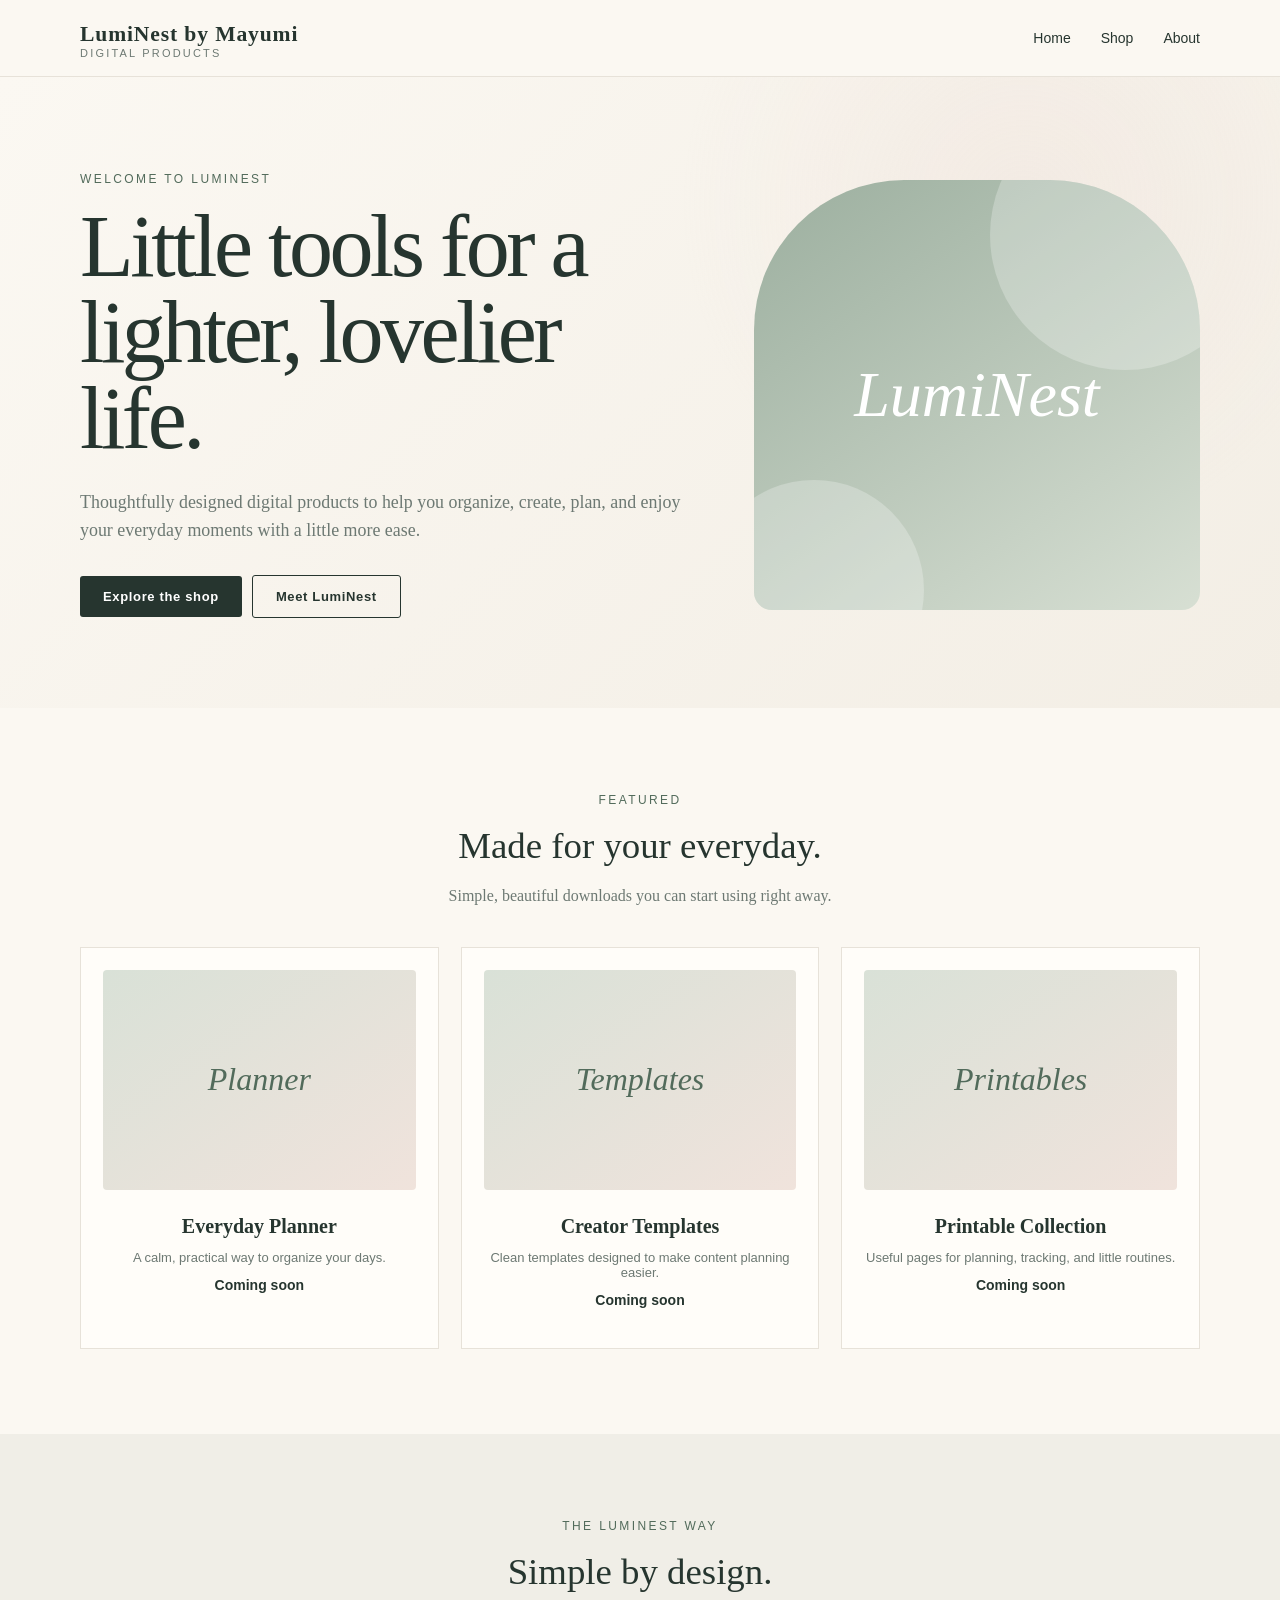
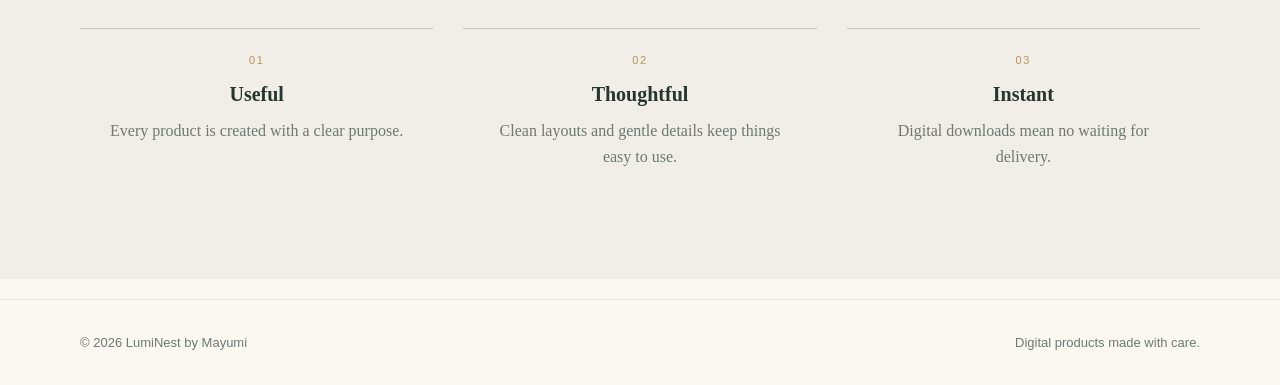
<file: index.html>
<!doctype html>
<html lang="en"><head><meta charset="utf-8"><meta name="viewport" content="width=device-width,initial-scale=1">
<title>Home | LumiNest by Mayumi</title><meta name="description" content="LumiNest by Mayumi — thoughtfully designed digital products for everyday life.">
<link rel="stylesheet" href="style.css"></head><body>
<header class="nav"><div class="container nav-inner">
<a class="logo" href="index.html">LumiNest by Mayumi<span>Digital products</span></a>
<nav class="links"><a href="index.html">Home</a><a href="shop.html">Shop</a><a href="about.html">About</a></nav>
</div></header>

<main>
<section class="hero"><div class="container hero-grid">
<div><div class="eyebrow">Welcome to LumiNest</div><h1>Little tools for a lighter, lovelier life.</h1>
<p class="lead">Thoughtfully designed digital products to help you organize, create, plan, and enjoy your everyday moments with a little more ease.</p>
<a class="btn" href="shop.html">Explore the shop</a><a class="btn alt" href="about.html">Meet LumiNest</a></div>
<div class="hero-card"><div class="hero-word">LumiNest</div></div>
</div></section>
<section class="section"><div class="container center"><div class="eyebrow">Featured</div><h2>Made for your everyday.</h2><p class="muted">Simple, beautiful downloads you can start using right away.</p>
<div class="cards">
<article class="card"><div class="product-art">Planner</div><h3>Everyday Planner</h3><p class="small">A calm, practical way to organize your days.</p><div class="price">Coming soon</div></article>
<article class="card"><div class="product-art">Templates</div><h3>Creator Templates</h3><p class="small">Clean templates designed to make content planning easier.</p><div class="price">Coming soon</div></article>
<article class="card"><div class="product-art">Printables</div><h3>Printable Collection</h3><p class="small">Useful pages for planning, tracking, and little routines.</p><div class="price">Coming soon</div></article>
</div></div></section>
<section class="section features"><div class="container center"><div class="eyebrow">The LumiNest way</div><h2>Simple by design.</h2>
<div class="feature-grid"><div class="feature"><div class="feature-num">01</div><h3>Useful</h3><p class="muted">Every product is created with a clear purpose.</p></div>
<div class="feature"><div class="feature-num">02</div><h3>Thoughtful</h3><p class="muted">Clean layouts and gentle details keep things easy to use.</p></div>
<div class="feature"><div class="feature-num">03</div><h3>Instant</h3><p class="muted">Digital downloads mean no waiting for delivery.</p></div></div></div></section>
</main>

<footer class="footer"><div class="container footer-inner"><div>© 2026 LumiNest by Mayumi</div><div>Digital products made with care.</div></div></footer>
</body></html>
</file>
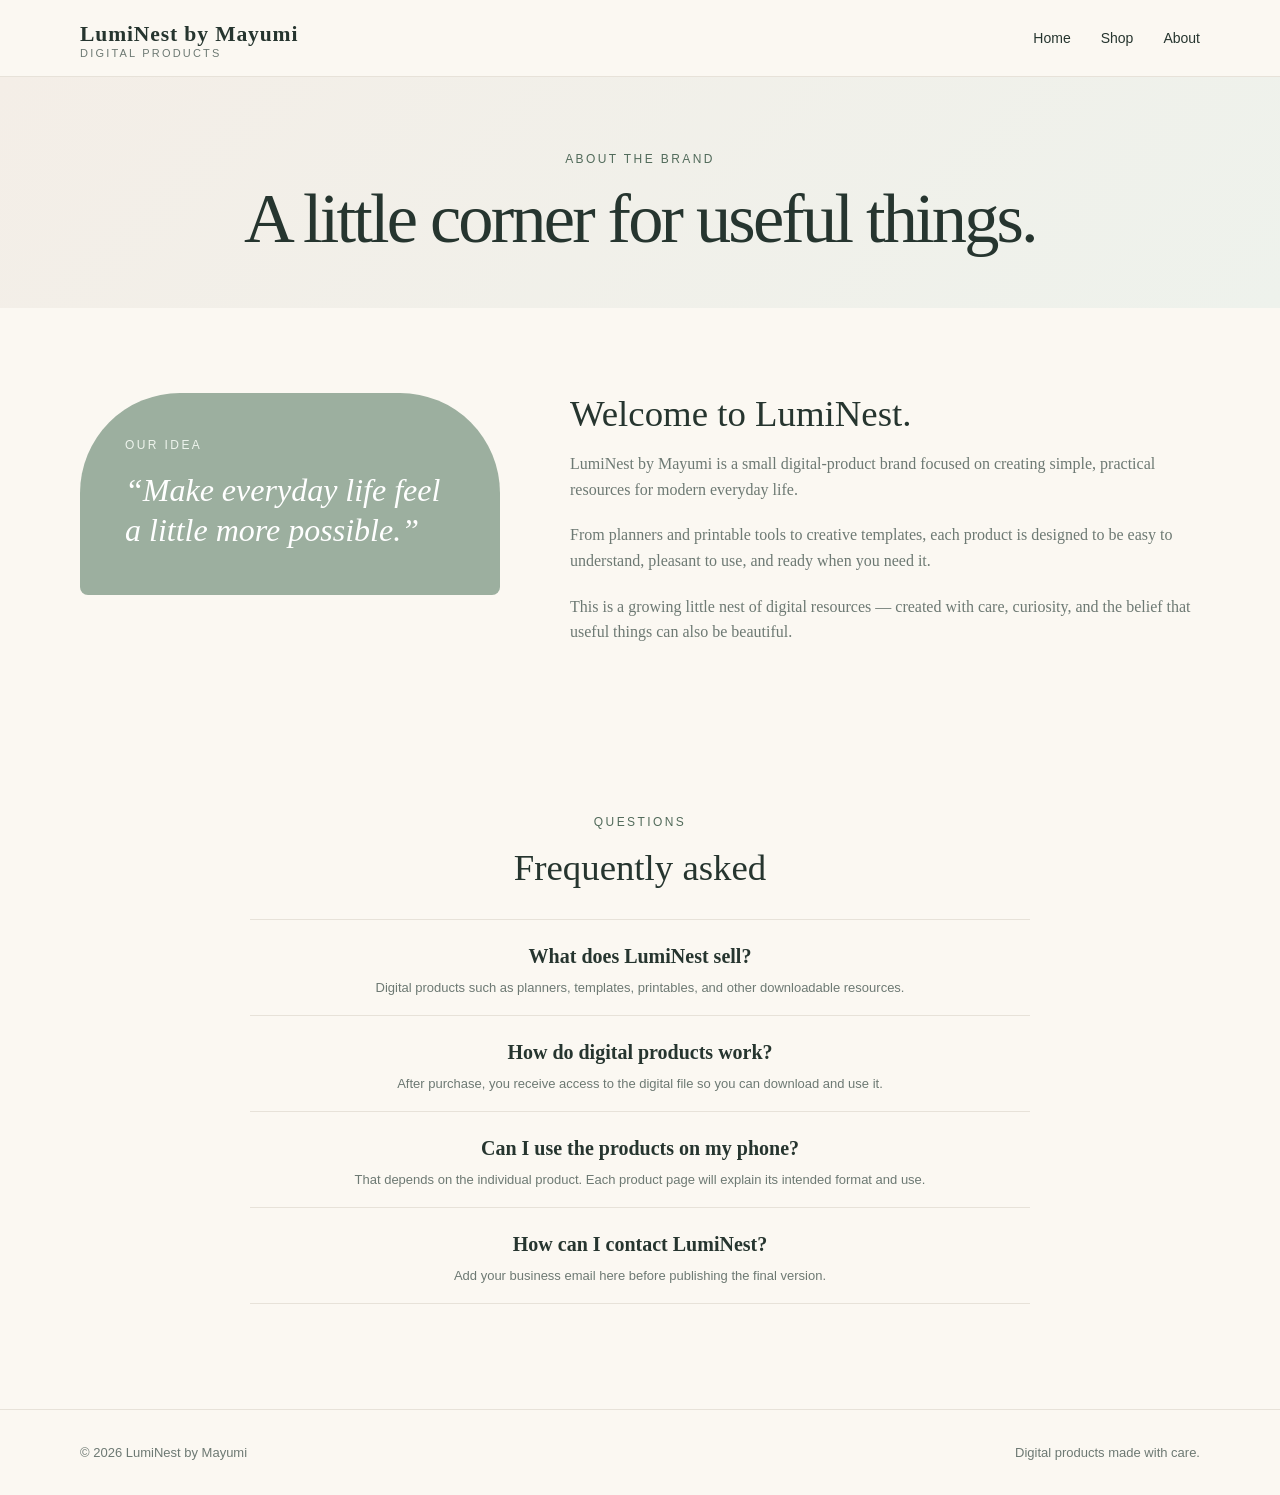
<file: about.html>
<!doctype html>
<html lang="en"><head><meta charset="utf-8"><meta name="viewport" content="width=device-width,initial-scale=1">
<title>About | LumiNest by Mayumi</title><meta name="description" content="LumiNest by Mayumi — thoughtfully designed digital products for everyday life.">
<link rel="stylesheet" href="style.css"></head><body>
<header class="nav"><div class="container nav-inner">
<a class="logo" href="index.html">LumiNest by Mayumi<span>Digital products</span></a>
<nav class="links"><a href="index.html">Home</a><a href="shop.html">Shop</a><a href="about.html">About</a></nav>
</div></header>

<main>
<section class="page-head"><div class="container"><div class="eyebrow">About the brand</div><h1>A little corner for useful things.</h1></div></section>
<section class="section"><div class="container about-grid">
<div class="about-box"><div class="eyebrow" style="color:#eef4ed">Our idea</div><div class="quote">“Make everyday life feel a little more possible.”</div></div>
<div><h2>Welcome to LumiNest.</h2><p class="muted" style="margin-bottom:20px">LumiNest by Mayumi is a small digital-product brand focused on creating simple, practical resources for modern everyday life.</p>
<p class="muted" style="margin-bottom:20px">From planners and printable tools to creative templates, each product is designed to be easy to understand, pleasant to use, and ready when you need it.</p>
<p class="muted">This is a growing little nest of digital resources — created with care, curiosity, and the belief that useful things can also be beautiful.</p></div>
</div></section>
<section class="section"><div class="container center"><div class="eyebrow">Questions</div><h2>Frequently asked</h2>
<div class="faq"><div class="faq-item"><h3>What does LumiNest sell?</h3><p class="small">Digital products such as planners, templates, printables, and other downloadable resources.</p></div>
<div class="faq-item"><h3>How do digital products work?</h3><p class="small">After purchase, you receive access to the digital file so you can download and use it.</p></div>
<div class="faq-item"><h3>Can I use the products on my phone?</h3><p class="small">That depends on the individual product. Each product page will explain its intended format and use.</p></div>
<div class="faq-item"><h3>How can I contact LumiNest?</h3><p class="small">Add your business email here before publishing the final version.</p></div></div>
</div></section>
</main>

<footer class="footer"><div class="container footer-inner"><div>© 2026 LumiNest by Mayumi</div><div>Digital products made with care.</div></div></footer>
</body></html>
</file>
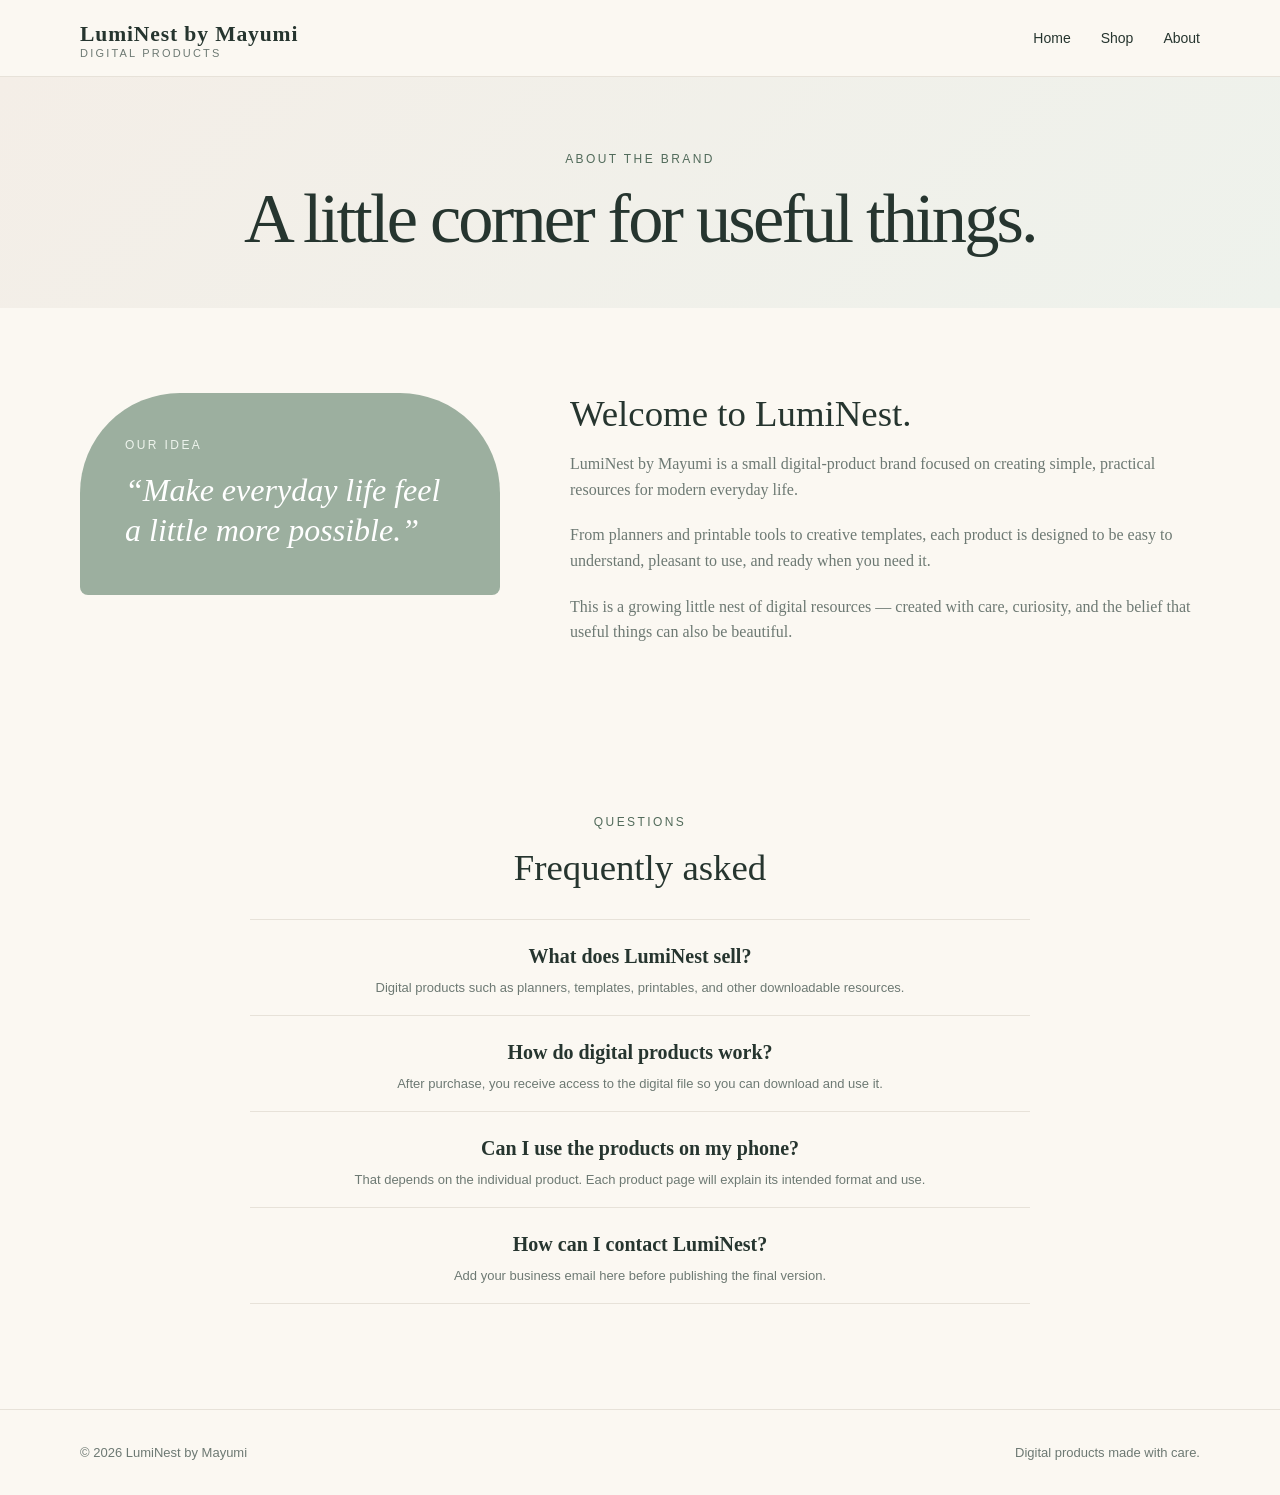
<file: about[1].html>
<!doctype html>
<html lang="en"><head><meta charset="utf-8"><meta name="viewport" content="width=device-width,initial-scale=1">
<title>About | LumiNest by Mayumi</title><meta name="description" content="LumiNest by Mayumi — thoughtfully designed digital products for everyday life.">
<link rel="stylesheet" href="style.css"></head><body>
<header class="nav"><div class="container nav-inner">
<a class="logo" href="index.html">LumiNest by Mayumi<span>Digital products</span></a>
<nav class="links"><a href="index.html">Home</a><a href="shop.html">Shop</a><a href="about.html">About</a></nav>
</div></header>

<main>
<section class="page-head"><div class="container"><div class="eyebrow">About the brand</div><h1>A little corner for useful things.</h1></div></section>
<section class="section"><div class="container about-grid">
<div class="about-box"><div class="eyebrow" style="color:#eef4ed">Our idea</div><div class="quote">“Make everyday life feel a little more possible.”</div></div>
<div><h2>Welcome to LumiNest.</h2><p class="muted" style="margin-bottom:20px">LumiNest by Mayumi is a small digital-product brand focused on creating simple, practical resources for modern everyday life.</p>
<p class="muted" style="margin-bottom:20px">From planners and printable tools to creative templates, each product is designed to be easy to understand, pleasant to use, and ready when you need it.</p>
<p class="muted">This is a growing little nest of digital resources — created with care, curiosity, and the belief that useful things can also be beautiful.</p></div>
</div></section>
<section class="section"><div class="container center"><div class="eyebrow">Questions</div><h2>Frequently asked</h2>
<div class="faq"><div class="faq-item"><h3>What does LumiNest sell?</h3><p class="small">Digital products such as planners, templates, printables, and other downloadable resources.</p></div>
<div class="faq-item"><h3>How do digital products work?</h3><p class="small">After purchase, you receive access to the digital file so you can download and use it.</p></div>
<div class="faq-item"><h3>Can I use the products on my phone?</h3><p class="small">That depends on the individual product. Each product page will explain its intended format and use.</p></div>
<div class="faq-item"><h3>How can I contact LumiNest?</h3><p class="small">Add your business email here before publishing the final version.</p></div></div>
</div></section>
</main>

<footer class="footer"><div class="container footer-inner"><div>© 2026 LumiNest by Mayumi</div><div>Digital products made with care.</div></div></footer>
</body></html>
</file>
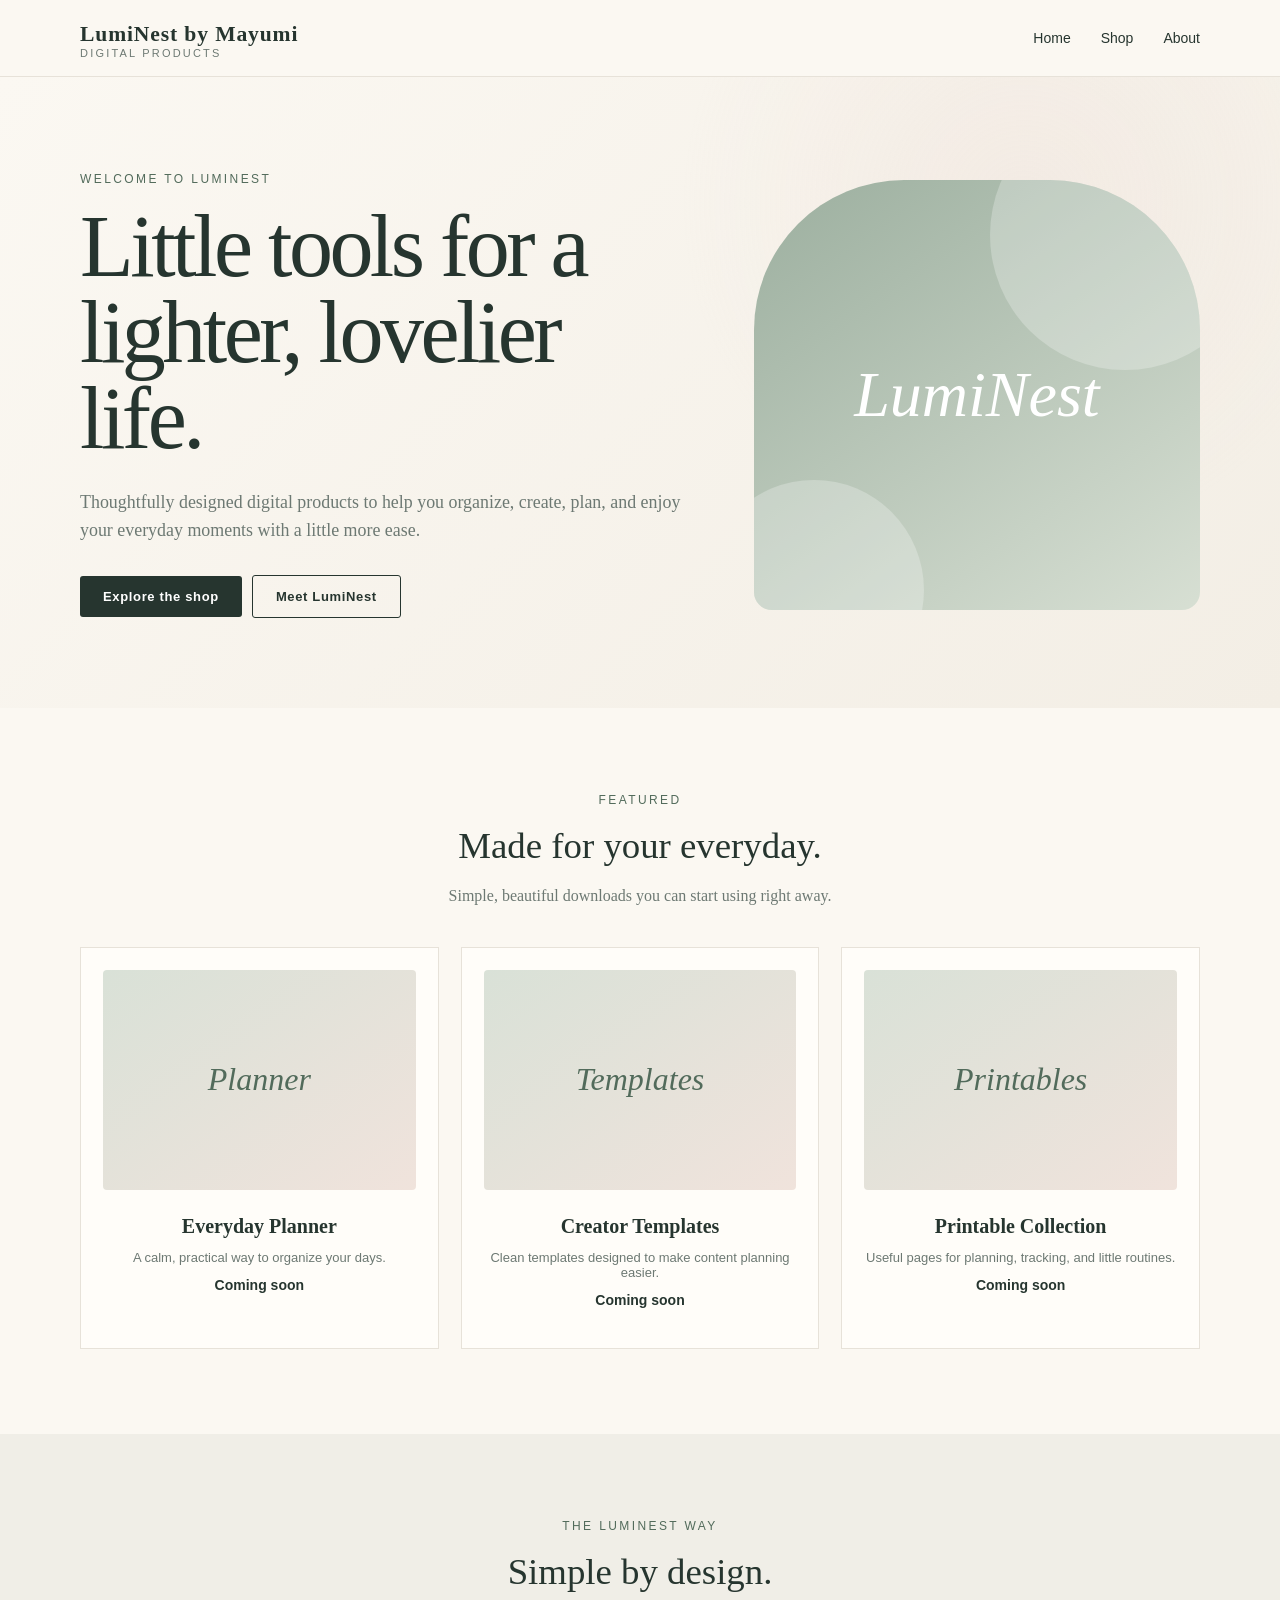
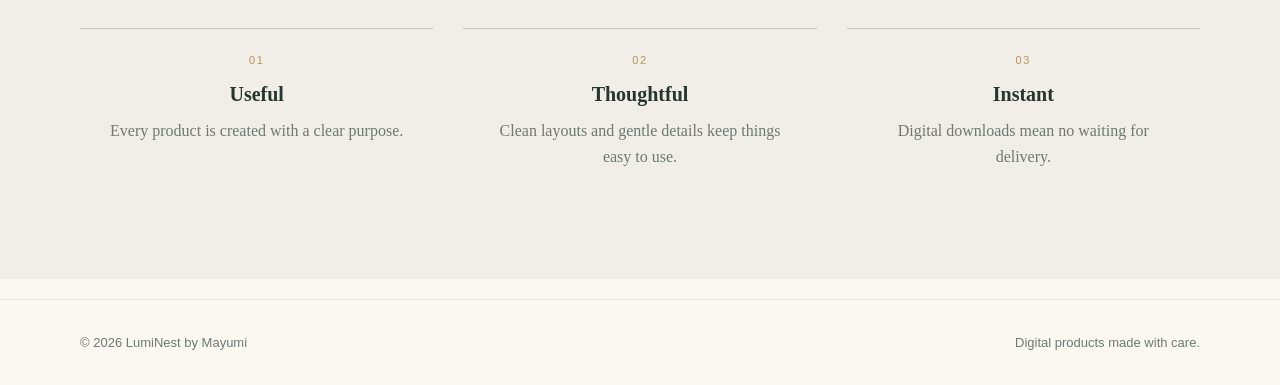
<file: index[1].html>
<!doctype html>
<html lang="en"><head><meta charset="utf-8"><meta name="viewport" content="width=device-width,initial-scale=1">
<title>Home | LumiNest by Mayumi</title><meta name="description" content="LumiNest by Mayumi — thoughtfully designed digital products for everyday life.">
<link rel="stylesheet" href="style.css"></head><body>
<header class="nav"><div class="container nav-inner">
<a class="logo" href="index.html">LumiNest by Mayumi<span>Digital products</span></a>
<nav class="links"><a href="index.html">Home</a><a href="shop.html">Shop</a><a href="about.html">About</a></nav>
</div></header>

<main>
<section class="hero"><div class="container hero-grid">
<div><div class="eyebrow">Welcome to LumiNest</div><h1>Little tools for a lighter, lovelier life.</h1>
<p class="lead">Thoughtfully designed digital products to help you organize, create, plan, and enjoy your everyday moments with a little more ease.</p>
<a class="btn" href="shop.html">Explore the shop</a><a class="btn alt" href="about.html">Meet LumiNest</a></div>
<div class="hero-card"><div class="hero-word">LumiNest</div></div>
</div></section>
<section class="section"><div class="container center"><div class="eyebrow">Featured</div><h2>Made for your everyday.</h2><p class="muted">Simple, beautiful downloads you can start using right away.</p>
<div class="cards">
<article class="card"><div class="product-art">Planner</div><h3>Everyday Planner</h3><p class="small">A calm, practical way to organize your days.</p><div class="price">Coming soon</div></article>
<article class="card"><div class="product-art">Templates</div><h3>Creator Templates</h3><p class="small">Clean templates designed to make content planning easier.</p><div class="price">Coming soon</div></article>
<article class="card"><div class="product-art">Printables</div><h3>Printable Collection</h3><p class="small">Useful pages for planning, tracking, and little routines.</p><div class="price">Coming soon</div></article>
</div></div></section>
<section class="section features"><div class="container center"><div class="eyebrow">The LumiNest way</div><h2>Simple by design.</h2>
<div class="feature-grid"><div class="feature"><div class="feature-num">01</div><h3>Useful</h3><p class="muted">Every product is created with a clear purpose.</p></div>
<div class="feature"><div class="feature-num">02</div><h3>Thoughtful</h3><p class="muted">Clean layouts and gentle details keep things easy to use.</p></div>
<div class="feature"><div class="feature-num">03</div><h3>Instant</h3><p class="muted">Digital downloads mean no waiting for delivery.</p></div></div></div></section>
</main>

<footer class="footer"><div class="container footer-inner"><div>© 2026 LumiNest by Mayumi</div><div>Digital products made with care.</div></div></footer>
</body></html>
</file>
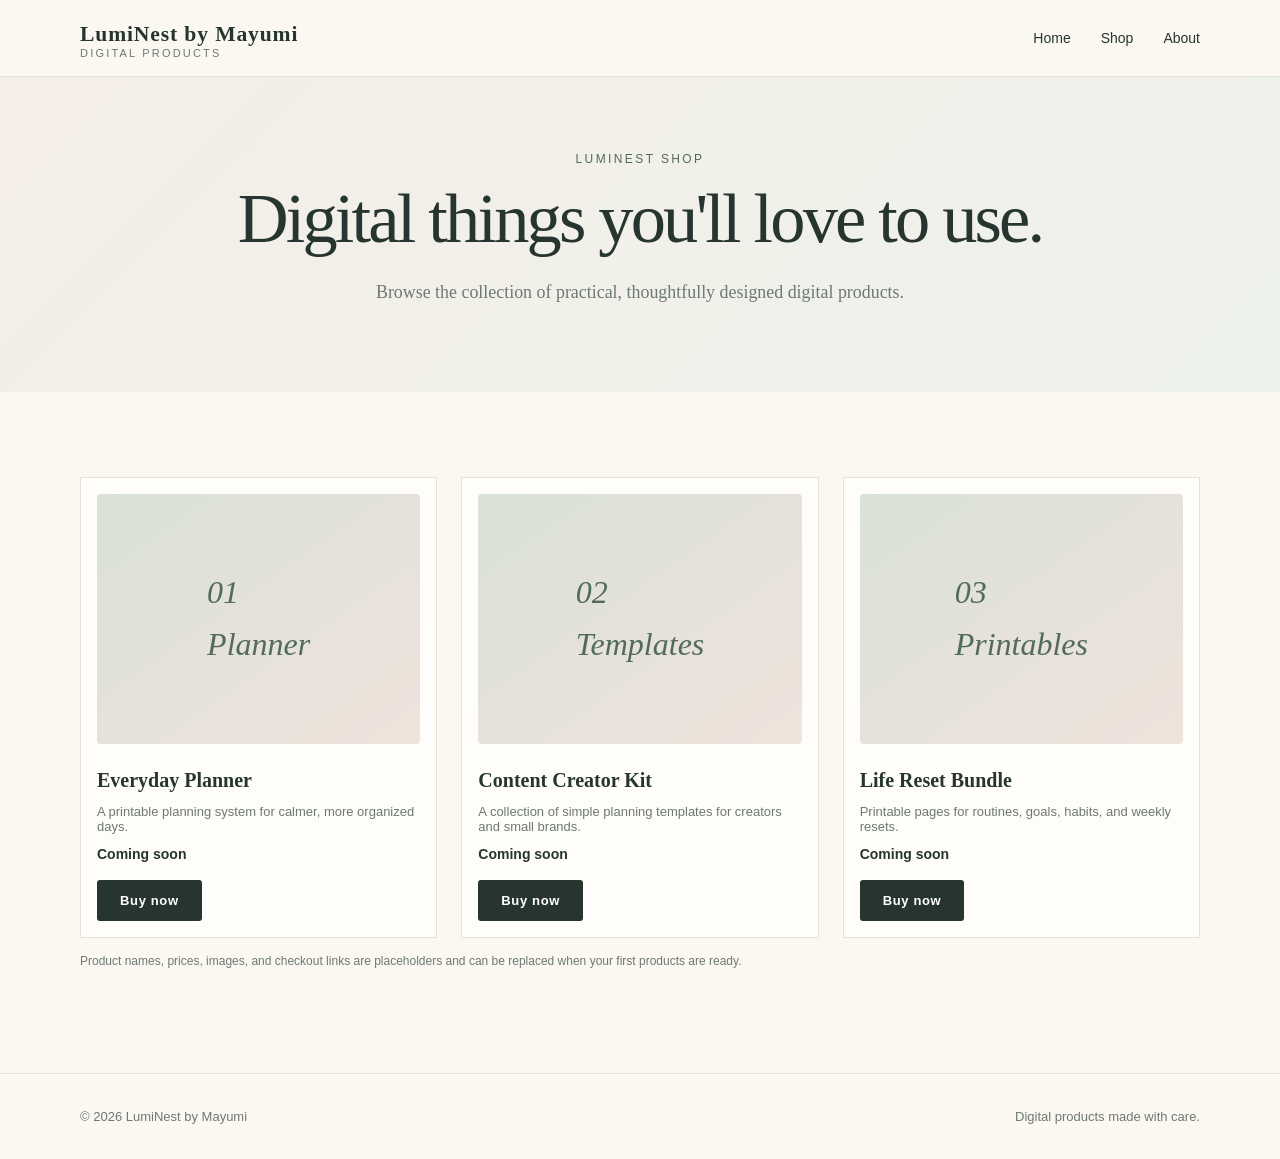
<file: shop.html>
<!doctype html>
<html lang="en"><head><meta charset="utf-8"><meta name="viewport" content="width=device-width,initial-scale=1">
<title>Shop | LumiNest by Mayumi</title><meta name="description" content="LumiNest by Mayumi — thoughtfully designed digital products for everyday life.">
<link rel="stylesheet" href="style.css"></head><body>
<header class="nav"><div class="container nav-inner">
<a class="logo" href="index.html">LumiNest by Mayumi<span>Digital products</span></a>
<nav class="links"><a href="index.html">Home</a><a href="shop.html">Shop</a><a href="about.html">About</a></nav>
</div></header>

<main>
<section class="page-head"><div class="container"><div class="eyebrow">LumiNest Shop</div><h1>Digital things you'll love to use.</h1><p class="lead" style="margin-left:auto;margin-right:auto">Browse the collection of practical, thoughtfully designed digital products.</p></div></section>
<section class="section"><div class="container"><div class="shop-grid">
<article class="product-card"><div class="product-art">01<br>Planner</div><h3>Everyday Planner</h3><p class="small">A printable planning system for calmer, more organized days.</p><div class="price">Coming soon</div><a class="btn" href="#">Buy now</a></article>
<article class="product-card"><div class="product-art">02<br>Templates</div><h3>Content Creator Kit</h3><p class="small">A collection of simple planning templates for creators and small brands.</p><div class="price">Coming soon</div><a class="btn" href="#">Buy now</a></article>
<article class="product-card"><div class="product-art">03<br>Printables</div><h3>Life Reset Bundle</h3><p class="small">Printable pages for routines, goals, habits, and weekly resets.</p><div class="price">Coming soon</div><a class="btn" href="#">Buy now</a></article>
</div><p class="note">Product names, prices, images, and checkout links are placeholders and can be replaced when your first products are ready.</p></div></section>
</main>

<footer class="footer"><div class="container footer-inner"><div>© 2026 LumiNest by Mayumi</div><div>Digital products made with care.</div></div></footer>
</body></html>
</file>
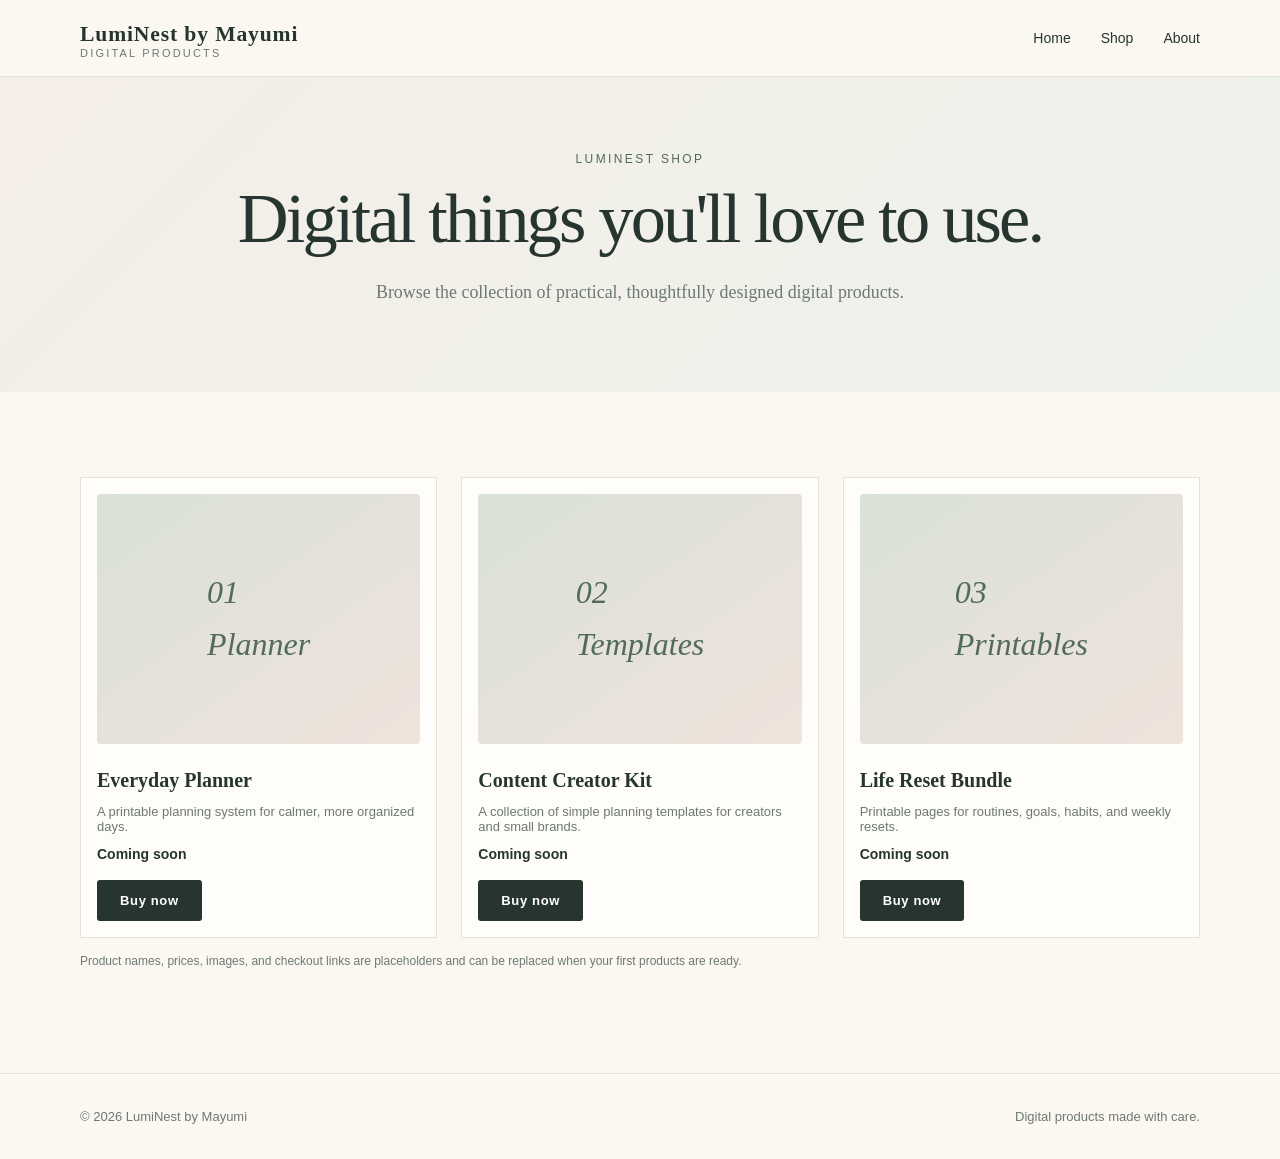
<file: shop[2].html>
<!doctype html>
<html lang="en"><head><meta charset="utf-8"><meta name="viewport" content="width=device-width,initial-scale=1">
<title>Shop | LumiNest by Mayumi</title><meta name="description" content="LumiNest by Mayumi — thoughtfully designed digital products for everyday life.">
<link rel="stylesheet" href="style.css"></head><body>
<header class="nav"><div class="container nav-inner">
<a class="logo" href="index.html">LumiNest by Mayumi<span>Digital products</span></a>
<nav class="links"><a href="index.html">Home</a><a href="shop.html">Shop</a><a href="about.html">About</a></nav>
</div></header>

<main>
<section class="page-head"><div class="container"><div class="eyebrow">LumiNest Shop</div><h1>Digital things you'll love to use.</h1><p class="lead" style="margin-left:auto;margin-right:auto">Browse the collection of practical, thoughtfully designed digital products.</p></div></section>
<section class="section"><div class="container"><div class="shop-grid">
<article class="product-card"><div class="product-art">01<br>Planner</div><h3>Everyday Planner</h3><p class="small">A printable planning system for calmer, more organized days.</p><div class="price">Coming soon</div><a class="btn" href="#">Buy now</a></article>
<article class="product-card"><div class="product-art">02<br>Templates</div><h3>Content Creator Kit</h3><p class="small">A collection of simple planning templates for creators and small brands.</p><div class="price">Coming soon</div><a class="btn" href="#">Buy now</a></article>
<article class="product-card"><div class="product-art">03<br>Printables</div><h3>Life Reset Bundle</h3><p class="small">Printable pages for routines, goals, habits, and weekly resets.</p><div class="price">Coming soon</div><a class="btn" href="#">Buy now</a></article>
</div><p class="note">Product names, prices, images, and checkout links are placeholders and can be replaced when your first products are ready.</p></div></section>
</main>

<footer class="footer"><div class="container footer-inner"><div>© 2026 LumiNest by Mayumi</div><div>Digital products made with care.</div></div></footer>
</body></html>
</file>
<file: style.css>
:root{
  --ink:#26352f; --muted:#6d7973; --cream:#fbf8f2; --paper:#fffdf9;
  --sage:#9caf9f; --sage-dark:#526b5b; --blush:#e9d6d0; --line:#e7e2d9;
  --gold:#b9945b;
}
*{box-sizing:border-box;margin:0;padding:0}
html{scroll-behavior:smooth}
body{font-family:Georgia,"Times New Roman",serif;color:var(--ink);background:var(--cream);line-height:1.6}
a{text-decoration:none;color:inherit}
.container{width:min(1120px,92%);margin:auto}
.nav{position:sticky;top:0;z-index:10;background:rgba(251,248,242,.94);backdrop-filter:blur(10px);border-bottom:1px solid var(--line)}
.nav-inner{height:76px;display:flex;align-items:center;justify-content:space-between}
.logo{font-size:1.35rem;letter-spacing:.04em;font-weight:bold}
.logo span{display:block;font:11px Arial,sans-serif;letter-spacing:.2em;text-transform:uppercase;color:var(--muted);margin-top:-4px}
.links{display:flex;gap:30px;font:14px Arial,sans-serif}
.links a:hover{color:var(--sage-dark)}
.hero{padding:95px 0 90px;background:radial-gradient(circle at 80% 20%,#e9d6d044,transparent 30%),linear-gradient(135deg,#fbf8f2,#f3eee5)}
.hero-grid{display:grid;grid-template-columns:1.15fr .85fr;gap:70px;align-items:center}
.eyebrow{font:12px Arial,sans-serif;letter-spacing:.2em;text-transform:uppercase;color:var(--sage-dark);margin-bottom:18px}
h1{font-size:clamp(3rem,7vw,5.5rem);font-weight:normal;line-height:.98;letter-spacing:-.04em}
h2{font-size:2.3rem;font-weight:normal;line-height:1.15;margin-bottom:16px}
h3{font-size:1.25rem;margin-bottom:8px}
.lead{font-size:1.12rem;color:var(--muted);max-width:610px;margin:25px 0 30px}
.btn{display:inline-block;background:var(--ink);color:#fff;padding:13px 23px;border-radius:3px;font:600 13px Arial,sans-serif;letter-spacing:.05em}
.btn.alt{background:transparent;color:var(--ink);border:1px solid var(--ink);margin-left:10px}
.hero-card{height:430px;border-radius:150px 150px 18px 18px;background:linear-gradient(145deg,var(--sage),#d7dfd3);display:flex;align-items:center;justify-content:center;position:relative;overflow:hidden}
.hero-card:before,.hero-card:after{content:"";position:absolute;border-radius:50%;background:#ffffff40}
.hero-card:before{width:270px;height:270px;top:-80px;right:-60px}.hero-card:after{width:220px;height:220px;bottom:-90px;left:-50px}
.hero-word{font-size:4rem;color:white;z-index:1;font-style:italic}
.section{padding:85px 0}.center{text-align:center}.muted{color:var(--muted)}
.cards{display:grid;grid-template-columns:repeat(3,1fr);gap:22px;margin-top:38px}
.card{background:var(--paper);border:1px solid var(--line);padding:22px}
.product-art{height:220px;border-radius:4px;background:linear-gradient(145deg,#d9e1d7,#f0e3dc);display:flex;align-items:center;justify-content:center;margin-bottom:20px;color:var(--sage-dark);font-size:2rem;font-style:italic}
.price{font:600 14px Arial,sans-serif;margin:12px 0 18px}
.features{background:#f0eee7}
.feature-grid{display:grid;grid-template-columns:repeat(3,1fr);gap:30px;margin-top:35px}
.feature{padding:25px;border-top:1px solid #cfc9bd}
.feature-num{font:11px Arial,sans-serif;letter-spacing:.15em;color:var(--gold);margin-bottom:12px}
.page-head{padding:75px 0 55px;text-align:center;background:linear-gradient(135deg,#f4eee7,#eef2ec)}
.page-head h1{font-size:clamp(2.7rem,6vw,4.4rem)}
.shop-grid{display:grid;grid-template-columns:repeat(3,1fr);gap:24px}
.product-card{background:var(--paper);border:1px solid var(--line);padding:16px}
.product-card .product-art{height:250px}
.small{font:13px Arial,sans-serif;color:var(--muted)}
.about-grid{display:grid;grid-template-columns:.8fr 1.2fr;gap:70px;align-items:start}
.about-box{background:var(--sage);color:#fff;padding:45px;border-radius:100px 100px 8px 8px}
.quote{font-size:2rem;font-style:italic;line-height:1.25}
.faq{max-width:780px;margin:30px auto 0}.faq-item{border-top:1px solid var(--line);padding:20px 0}
.faq-item:last-child{border-bottom:1px solid var(--line)}
.footer{border-top:1px solid var(--line);padding:35px 0;margin-top:20px}
.footer-inner{display:flex;justify-content:space-between;gap:20px;font:13px Arial,sans-serif;color:var(--muted)}
.note{font:12px Arial,sans-serif;color:var(--muted);margin-top:16px}
@media(max-width:800px){
 .hero-grid,.about-grid{grid-template-columns:1fr}.hero{padding-top:65px}.hero-card{height:320px}
 .cards,.shop-grid,.feature-grid{grid-template-columns:1fr}.links{gap:13px}.logo{font-size:1.1rem}
 .section{padding:60px 0}.footer-inner{flex-direction:column}.btn.alt{margin:10px 0 0}
}
</file>
